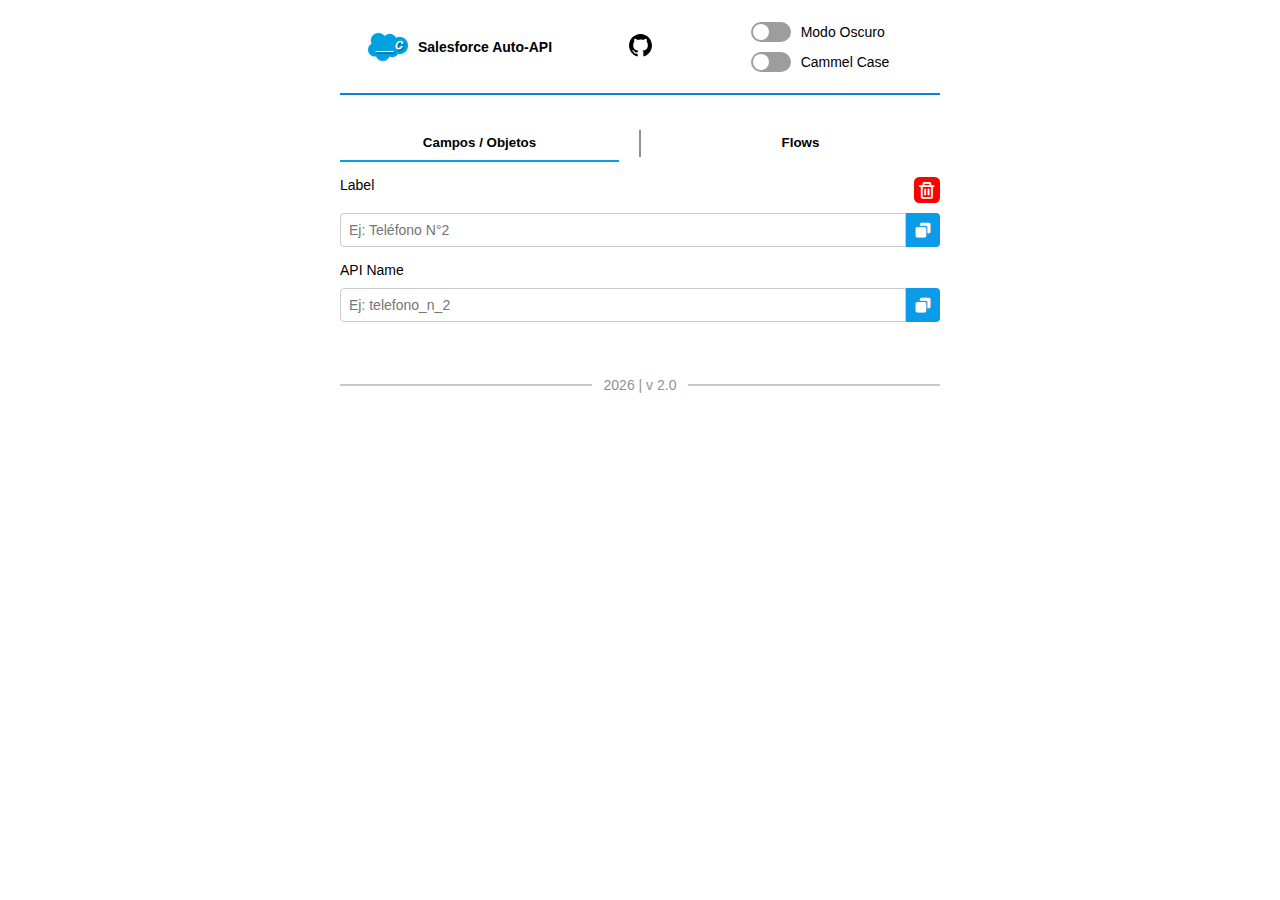
<file: index.html>
<!DOCTYPE html>
<html>
<head>
  <meta charset="UTF-8">

  <title>Probar API Name</title>
  <link rel="stylesheet" href="popup/popup.css">
  <link rel="stylesheet" href="popup/flows/flows.css">
  <link rel="icon" href="imgs/icon_logo.png">
  <link href='https://unpkg.com/boxicons@2.1.4/css/boxicons.min.css' rel='stylesheet'>
  <link href="https://cdn.jsdelivr.net/npm/bootstrap-icons@1.10.5/font/bootstrap-icons.css" rel="stylesheet">
</head>


<body class="dark-mode">
  <div class="header">
    <a class="container_logo" href="https://salesforce-extension.vercel.app" target="_blank">
      <img src="imgs/icon_logo.png" alt="extension_logo" title="Salesforce Auto-API">
      <h4>Salesforce Auto-API</h4>
    </a>
    <a href="https://github.com/JulianKer" target="_blank" class="gh" title="JulianKer - Github">
      <svg height="32" aria-hidden="true" viewBox="0 0 24 24" version="1.1" width="24" data-view-component="true" class="octicon octicon-mark-github v-align-middle">
        <path d="M12 1C5.923 1 1 5.923 1 12c0 4.867 3.149 8.979 7.521 10.436.55.096.756-.233.756-.522 0-.262-.013-1.128-.013-2.049-2.764.509-3.479-.674-3.699-1.292-.124-.317-.66-1.293-1.127-1.554-.385-.207-.936-.715-.014-.729.866-.014 1.485.797 1.691 1.128.99 1.663 2.571 1.196 3.204.907.096-.715.385-1.196.701-1.471-2.448-.275-5.005-1.224-5.005-5.432 0-1.196.426-2.186 1.128-2.956-.111-.275-.496-1.402.11-2.915 0 0 .921-.288 3.024 1.128a10.193 10.193 0 0 1 2.75-.371c.936 0 1.871.123 2.75.371 2.104-1.43 3.025-1.128 3.025-1.128.605 1.513.221 2.64.111 2.915.701.77 1.127 1.747 1.127 2.956 0 4.222-2.571 5.157-5.019 5.432.399.344.743 1.004.743 2.035 0 1.471-.014 2.654-.014 3.025 0 .289.206.632.756.522C19.851 20.979 23 16.854 23 12c0-6.077-4.922-11-11-11Z"></path>
      </svg>
    </a>
    

    <div class="container_of_toggles">
      <div class="toggle-container">
        <label class="togglelabel">
          <input type="checkbox" id="darkToggle" checked />
          <span class="toggle-slider"></span> Modo Oscuro
        </label>
      </div>
  
      <div class="toggle-container center">
        <label class="togglelabel">
          <input type="checkbox" id="camelToggle" checked />
          <span class="toggle-slider-camel"></span> 
          Cammel Case
        </label>
      </div>
    </div>
  </div>

  <div class="tabs">
    <button class="tab-button active" data-tab="campos">Campos / Objetos</button>
    <div class="separador"></div>
    <button class="tab-button" data-tab="flows">Flows</button>
  </div>


  <!------------------------------ CAMPOS / OBJETOS ----------------------------------------------------->
  <div class="tab-content active" id="campos">
    <div class="container1y2">
      <div class="container1">
        <div class="containerLabelAndTrash">
          <label for="labelInput" class="labelinput">Label</label>
          <div class="containerTrash"><i class='bx  bx-trash' title="Borrar todo." id="trash"></i></div>
        </div>
        
        <div class="copy-wrapper">
          <input type="search" id="labelInput" placeholder="Ej: Teléfono N°2" />
          <button id="copyBtnLabel" title="Copiar al portapapeles">
            <i class="bx bxs-copy"></i>
          </button>
        </div>
      </div>


      <div class="container2">
        <label for="output" class="resultado">API Name</label>
        <div class="copy-wrapper">
          <input type="search" id="output" placeholder="Ej: telefono_n_2" readonly />
          <button id="copyBtnOutput" title="Copiar al portapapeles">
            <i class="bx bxs-copy"></i>
          </button>
        </div>
      </div>
    </div>
  </div>

  <!------------------------------------------------------------------------------------------------------------------>
  
  
  
  <!------------------------------------------  FLOWS--------------------------------------------------------------->
    <div class="tab-content" id="flows">
      <div class="flows-section">
        <label for="colorSelect">Tipo de Flow:</label>
        <select id="colorSelect">
          <option value="">-- None --</option>
          <option value="record_triggered_flows">Record-Triggered Flow</option>
          <option value="screen_flows">Screen Flow</option>
          <option value="autolaunched_flows">Autolaunched Flow</option>
          <option value="schedule_triggered_flows">Schedule-Triggered Flow</option>
        </select>
      </div>
      

      <!-- ---------------- RECORD TRIGGERED FLOWS ------------------------------------------------------------->
      <div id="record_triggered_flows" class="color-box record_triggered_flows hidden">
          <label for="objeto">Objeto:</label>
          <input type="text" id="objeto" name="objeto" placeholder="Ej: Account" />

          <div class="contenedor_opt_trigg">
            <div class="trgg_rtf">
              <label for="trigger">Trigger:</label>
              <select id="trigger" name="trigger">
                <option value="created">Created</option>
                <option value="updated">Updated</option>
                <option value="created_or_updated">Created or Updated</option>
                <option value="deleted">Deleted</option>
              </select>
            </div>
  
            <div class="opt_rtf">
              <label for="optimizacion">Optimización:</label>
              <select id="optimizacion" name="optimizacion">
                <option value="actions_and_related_records">Actions and Related Records</option>
                <option value="fast_field_updates">Fast Field Updates</option>
              </select>
            </div>
          </div>

          <label for="accion">Acción:</label>
          <input type="text" id="accion" name="accion" placeholder="Ej: Update status"/>

          <fieldset id="tipoEjecucion">
              <legend>Tipo de Ejecución:</legend>
              <div class="fieldset-labels">
                <label for="syn-rtf">Síncrono</label>
                <label for="asyn-rtf">Asíncrono</label>
                <label for="sch-rtf">Programado</label>
              </div> 
              
              <div class="fieldset-labels">
                <input type="checkbox" name="tipoEjecucion" id="syn-rtf" value="syn" />
                <input type="checkbox" name="tipoEjecucion" id="asyn-rtf" value="asy" />
                <input type="checkbox" name="tipoEjecucion" id="sch-rtf" value="sch" />
              </div>
          </fieldset>

          <div class="separador-horizontal"></div>

          <div class="cont-resultado-rtf">
            <label for="label">Label:</label>
            <div>
              <input type="text" id="label" name="label" readonly />
              <button id="copyBtnOutputLabelRTF" title="Copiar al portapapeles">
                <i class="bx bxs-copy"></i>
              </button>
            </div>
          </div>

          <div class="cont-resultado-rtf">
            <label for="apiName">API Name:</label>
            <div>
              <input type="text" id="apiName" name="apiName" readonly />
              <button id="copyBtnOutputApiRTF" title="Copiar al portapapeles">
                  <i class="bx bxs-copy"></i>
              </button>
            </div>
          </div>
      </div>

      <!-- --------------------------------------- ------------------------------------------------------------->



      <!-- ---------------------------- SCREENFLOWS ------------------------------------------------------------->
      <div id="screen_flows" class="color-box screen_flows hidden">
          <label for="objeto_scf">Objeto:</label>
          <input type="text" id="objeto_scf" name="objeto_scf" placeholder="Ej: File" />

          <label for="accion_scf">Acción:</label>
          <input type="text" id="accion_scf" name="accion_scf" placeholder="Ej: Show Id" />

          <div class="separador-horizontal"></div>

          <div class="cont-resultado-rtf">
            <label for="label_scf">Label:</label>
            <div>
              <input type="text" id="label_scf" name="label_scf" readonly />
              <button id="copyBtnOutputLabelSCF" title="Copiar al portapapeles">
                <i class="bx bxs-copy"></i>
              </button>
            </div>
          </div>

          <div class="cont-resultado-rtf">
            <label for="apiName_scf">API Name:</label>
            <div>
              <input type="text" id="apiName_scf" name="apiName_scf" readonly />
              <button id="copyBtnOutputApiSCF" title="Copiar al portapapeles">
                <i class="bx bxs-copy"></i>
              </button>
            </div>
          </div>
      </div>
      <!-- --------------------------------------- ------------------------------------------------------------->




      <!-- ----------------------------------- AUTOLAUNCHED  ------------------------------------------------------------->
      <div id="autolaunched_flows" class="color-box autolaunched_flows hidden">
          <label for="accion_alf">Acción:</label>
          <input type="text" id="accion_alf" placeholder="Ej: Send Email"/>

          <label for="descripcion_alf">Descripción Inputs y Outputs:</label>
          <input type="text" id="descripcion_alf" placeholder="Ej: Email address and CaseId"/>

          <fieldset id="invocadores_alf">
            <legend>Invocadores:</legend>
            <div class="fieldset-labels">
              <label><input type="checkbox" value="F" /> Flow</label>
              <label><input type="checkbox" value="A" /> Apex</label>
              <label><input type="checkbox" value="R" /> REST API</label>
              <label><input type="checkbox" value="EB" /> Einstein Bot</label>
              <label><input type="checkbox" value="M" /> Milestones</label>
            </div>
          </fieldset>

          <div class="separador-horizontal"></div>

          <div class="cont-resultado-rtf">
            <label for="label_alf">Label:</label>
            <div>
              <input type="text" id="label_alf" readonly />
              <button id="copyBtnOutputLabelALF" title="Copiar al portapapeles">
                <i class="bx bxs-copy"></i>
              </button>
            </div>
          </div>

          <div class="cont-resultado-rtf">
            <label for="apiName_alf">API Name:</label>
            <div>
              <input type="text" id="apiName_alf" readonly />
              <button id="copyBtnOutputApiALF" title="Copiar al portapapeles">
                <i class="bx bxs-copy"></i>
              </button>
            </div>
          </div>
      </div>
      <!-- --------------------------------------- ------------------------------------------------------------->



      <!-- --------------------------SCHEDULE TRIGGERED FLOWS---------------------------------------------------->
        <div id="schedule_triggered_flows" class="color-box schedule_triggered_flows hidden">
          <div class="cont-campo">
            <label for="inputAccionSTF">Objeto / Proceso:</label>
            <input type="text" id="inputAccionSTF" placeholder="Ej: Case"/>
          </div>

          <div class="contenedor_opt_trigg cont-frecuencia_y_horario">
            <div class="cont-campo trgg_rtf">
              <label for="selectFrecuenciaSTF">Frecuencia:</label>
              <select id="selectFrecuenciaSTF">
                <option value="O">Once</option>
                <option value="D">Daily</option>
                <option value="W">Weekly</option>
              </select>
            </div>
  
            <div class="cont-campo opt_rtf">
              <label for="selectHorarioSTF">Horario:</label>
              <select id="selectHorarioSTF">
                <!--pongo los valores con js pq son bastantes xd-->
              </select>
            </div>
          </div>

          <div class="cont-campo">
            <label for="inputDescripcionSTF">Descripción:</label>
            <input type="text" id="inputDescripcionSTF" placeholder="Ej: Update Status" />
          </div>

          <div class="separador-horizontal"></div>

          <div class="cont-resultado-rtf">
            <label for="labelSTF">Label:</label>
            <div>
              <input type="text" id="labelSTF" name="labelSTF" readonly />
              <button id="copyBtnOutputLabelSTF" title="Copiar al portapapeles">
                <i class="bx bxs-copy"></i>
              </button>
            </div>
          </div>

          <div class="cont-resultado-rtf">
            <label for="apiNameSTF">API Name:</label>
            <div>
              <input type="text" id="apiNameSTF" name="apiNameSTF" readonly />
              <button id="copyBtnOutputApiSTF" title="Copiar al portapapeles">
                <i class="bx bxs-copy"></i>
              </button>
            </div>
          </div>
        </div>

      <!-- --------------------------------------- ------------------------------------------------------------->
  </div>


  <footer class="footer">
    <span class="footer-text">
      <span id="year"></span> | v <span id="version"></span>
    </span>
  </footer>


  <script>
    document.getElementById("year").textContent = new Date().getFullYear();
  </script>
  <script type="module" src="popup/popup.js"></script>
  <script type="module" src="popup/flows/flows.js"></script>
</body>

</html>
</file>
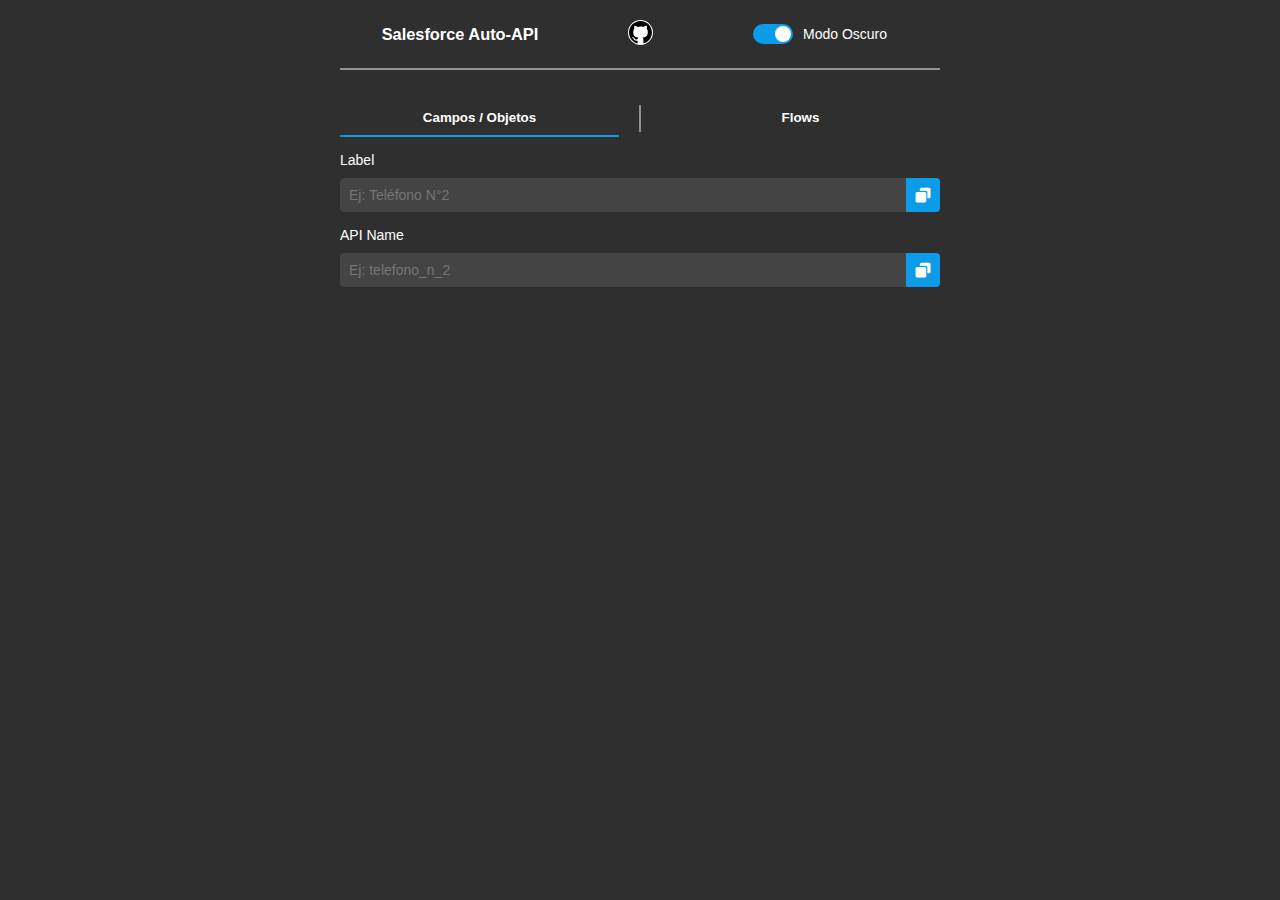
<file: popup/popup.html>
<!DOCTYPE html>
<html>
<head>
  <meta charset="UTF-8">

  <title>Probar API Name</title>
  <link rel="stylesheet" href="popup.css">
  <link rel="stylesheet" href="flows/flows.css">

  <link href='https://unpkg.com/boxicons@2.1.4/css/boxicons.min.css' rel='stylesheet'>
  <link href="https://cdn.jsdelivr.net/npm/bootstrap-icons@1.10.5/font/bootstrap-icons.css" rel="stylesheet">
</head>


<body class="dark-mode">
  <div class="header">
    <h3>Salesforce Auto-API</h3>
    <a href="https://github.com/JulianKer" target="_blank" class="gh">
      <svg height="32" aria-hidden="true" viewBox="0 0 24 24" version="1.1" width="24" data-view-component="true" class="octicon octicon-mark-github v-align-middle">
        <path d="M12 1C5.923 1 1 5.923 1 12c0 4.867 3.149 8.979 7.521 10.436.55.096.756-.233.756-.522 0-.262-.013-1.128-.013-2.049-2.764.509-3.479-.674-3.699-1.292-.124-.317-.66-1.293-1.127-1.554-.385-.207-.936-.715-.014-.729.866-.014 1.485.797 1.691 1.128.99 1.663 2.571 1.196 3.204.907.096-.715.385-1.196.701-1.471-2.448-.275-5.005-1.224-5.005-5.432 0-1.196.426-2.186 1.128-2.956-.111-.275-.496-1.402.11-2.915 0 0 .921-.288 3.024 1.128a10.193 10.193 0 0 1 2.75-.371c.936 0 1.871.123 2.75.371 2.104-1.43 3.025-1.128 3.025-1.128.605 1.513.221 2.64.111 2.915.701.77 1.127 1.747 1.127 2.956 0 4.222-2.571 5.157-5.019 5.432.399.344.743 1.004.743 2.035 0 1.471-.014 2.654-.014 3.025 0 .289.206.632.756.522C19.851 20.979 23 16.854 23 12c0-6.077-4.922-11-11-11Z"></path>
      </svg>
    </a>
    
    <div class="toggle-container">
      <label class="togglelabel">
        <input type="checkbox" id="darkToggle" checked />
        <span class="toggle-slider"></span> Modo Oscuro
      </label>
    </div>
  </div>

  <div class="tabs">
    <button class="tab-button active" data-tab="campos">Campos / Objetos</button>
    <div class="separador"></div>
    <button class="tab-button" data-tab="flows">Flows</button>
  </div>


  <!------------------------------ CAMPOS / OBJETOS ----------------------------------------------------->
  <div class="tab-content active" id="campos">
    <div class="container1y2">
      <div class="container1">
        <label for="labelInput" class="labelinput">Label</label>
        <div class="copy-wrapper">
          <input type="search" id="labelInput" placeholder="Ej: Teléfono N°2" />
          <button id="copyBtnLabel" title="Copiar al portapapeles">
            <i class="bx bxs-copy"></i>
          </button>
        </div>
      </div>


      <div class="container2">
        <label for="output" class="resultado">API Name</label>
        <div class="copy-wrapper">
          <input type="search" id="output" placeholder="Ej: telefono_n_2" readonly />
          <button id="copyBtnOutput" title="Copiar al portapapeles">
            <i class="bx bxs-copy"></i>
          </button>
        </div>
      </div>
    </div>
  </div>

  <!------------------------------------------------------------------------------------------------------------------>
  
  
  
  <!------------------------------------------  FLOWS--------------------------------------------------------------->
    <div class="tab-content" id="flows">
      <div class="flows-section">
        <label for="colorSelect">Tipo de Flow:</label>
        <select id="colorSelect">
          <option value="">-- None --</option>
          <option value="record_triggered_flows">Record-Triggered Flow</option>
          <option value="screen_flows">Screen Flow</option>
          <option value="autolaunched_flows">Autolaunched Flow</option>
          <option value="schedule_triggered_flows">Schedule-Triggered Flow</option>
        </select>
      </div>
      

      <!-- ---------------- RECORD TRIGGERED FLOWS ------------------------------------------------------------->
      <div id="record_triggered_flows" class="color-box record_triggered_flows hidden">
          <label for="objeto">Objeto:</label>
          <input type="text" id="objeto" name="objeto" placeholder="Ej: Account" />

          <div class="contenedor_opt_trigg">
            <div class="trgg_rtf">
              <label for="trigger">Trigger:</label>
              <select id="trigger" name="trigger">
                <option value="created">Created</option>
                <option value="updated">Updated</option>
                <option value="created_or_updated">Created or Updated</option>
                <option value="deleted">Deleted</option>
              </select>
            </div>
  
            <div class="opt_rtf">
              <label for="optimizacion">Optimización:</label>
              <select id="optimizacion" name="optimizacion">
                <option value="actions_and_related_records">Actions and Related Records</option>
                <option value="fast_field_updates">Fast Field Updates</option>
              </select>
            </div>
          </div>

          <label for="accion">Acción:</label>
          <input type="text" id="accion" name="accion" placeholder="Ej: Update status"/>

          <fieldset id="tipoEjecucion">
              <legend>Tipo de Ejecución:</legend>
              <div class="fieldset-labels">
                <label for="syn-rtf">Síncrono</label>
                <label for="asyn-rtf">Asíncrono</label>
                <label for="sch-rtf">Programado</label>
              </div> 
              
              <div class="fieldset-labels">
                <input type="checkbox" name="tipoEjecucion" id="syn-rtf" value="syn" />
                <input type="checkbox" name="tipoEjecucion" id="asyn-rtf" value="asy" />
                <input type="checkbox" name="tipoEjecucion" id="sch-rtf" value="sch" />
              </div>
          </fieldset>

          <div class="separador-horizontal"></div>

          <div class="cont-resultado-rtf">
            <label for="label">Label:</label>
            <div>
              <input type="text" id="label" name="label" readonly />
              <button id="copyBtnOutputLabelRTF" title="Copiar al portapapeles">
                <i class="bx bxs-copy"></i>
              </button>
            </div>
          </div>

          <div class="cont-resultado-rtf">
            <label for="apiName">API Name:</label>
            <div>
              <input type="text" id="apiName" name="apiName" readonly />
              <button id="copyBtnOutputApiRTF" title="Copiar al portapapeles">
                  <i class="bx bxs-copy"></i>
              </button>
            </div>
          </div>
      </div>

      <!-- --------------------------------------- ------------------------------------------------------------->



      <!-- ---------------------------- SCREENFLOWS ------------------------------------------------------------->
      <div id="screen_flows" class="color-box screen_flows hidden">
          <label for="objeto_scf">Objeto:</label>
          <input type="text" id="objeto_scf" name="objeto_scf" placeholder="Ej: File" />

          <label for="accion_scf">Acción:</label>
          <input type="text" id="accion_scf" name="accion_scf" placeholder="Ej: Show Id" />

          <div class="separador-horizontal"></div>

          <div class="cont-resultado-rtf">
            <label for="label_scf">Label:</label>
            <div>
              <input type="text" id="label_scf" name="label_scf" readonly />
              <button id="copyBtnOutputLabelSCF" title="Copiar al portapapeles">
                <i class="bx bxs-copy"></i>
              </button>
            </div>
          </div>

          <div class="cont-resultado-rtf">
            <label for="apiName_scf">API Name:</label>
            <div>
              <input type="text" id="apiName_scf" name="apiName_scf" readonly />
              <button id="copyBtnOutputApiSCF" title="Copiar al portapapeles">
                <i class="bx bxs-copy"></i>
              </button>
            </div>
          </div>
      </div>
      <!-- --------------------------------------- ------------------------------------------------------------->




      <!-- ----------------------------------- AUTOLAUNCHED  ------------------------------------------------------------->
      <div id="autolaunched_flows" class="color-box autolaunched_flows hidden">
          <label for="accion_alf">Acción:</label>
          <input type="text" id="accion_alf" placeholder="Ej: Send Email"/>

          <label for="descripcion_alf">Descripción Inputs y Outputs:</label>
          <input type="text" id="descripcion_alf" placeholder="Ej: Email address and CaseId"/>

          <fieldset id="invocadores_alf">
            <legend>Invocadores:</legend>
            <div class="fieldset-labels">
              <label><input type="checkbox" value="F" /> Flow</label>
              <label><input type="checkbox" value="A" /> Apex</label>
              <label><input type="checkbox" value="R" /> REST API</label>
              <label><input type="checkbox" value="EB" /> Einstein Bot</label>
              <label><input type="checkbox" value="M" /> Milestones</label>
            </div>
          </fieldset>

          <div class="separador-horizontal"></div>

          <div class="cont-resultado-rtf">
            <label for="label_alf">Label:</label>
            <div>
              <input type="text" id="label_alf" readonly />
              <button id="copyBtnOutputLabelALF" title="Copiar al portapapeles">
                <i class="bx bxs-copy"></i>
              </button>
            </div>
          </div>

          <div class="cont-resultado-rtf">
            <label for="apiName_alf">API Name:</label>
            <div>
              <input type="text" id="apiName_alf" readonly />
              <button id="copyBtnOutputApiALF" title="Copiar al portapapeles">
                <i class="bx bxs-copy"></i>
              </button>
            </div>
          </div>
      </div>
      <!-- --------------------------------------- ------------------------------------------------------------->



      <!-- --------------------------SCHEDULE TRIGGERED FLOWS---------------------------------------------------->
        <div id="schedule_triggered_flows" class="color-box schedule_triggered_flows hidden">
          <div class="cont-campo">
            <label for="inputAccionSTF">Objeto / Proceso:</label>
            <input type="text" id="inputAccionSTF" />
          </div>

          <div class="contenedor_opt_trigg cont-frecuencia_y_horario">
            <div class="cont-campo trgg_rtf">
              <label for="selectFrecuenciaSTF">Frecuencia:</label>
              <select id="selectFrecuenciaSTF">
                <option value="O">Once</option>
                <option value="D">Daily</option>
                <option value="W">Weekly</option>
              </select>
            </div>
  
            <div class="cont-campo opt_rtf">
              <label for="selectHorarioSTF">Horario:</label>
              <select id="selectHorarioSTF">
                <!--pongo los valores con js pq son bastantes xd-->
              </select>
            </div>
          </div>

          <div class="cont-campo">
            <label for="inputDescripcionSTF">Descripción:</label>
            <input type="text" id="inputDescripcionSTF" />
          </div>

          <div class="separador-horizontal"></div>

          <div class="cont-resultado-rtf">
            <label for="labelSTF">Label:</label>
            <div>
              <input type="text" id="labelSTF" name="labelSTF" readonly />
              <button id="copyBtnOutputLabelSTF" title="Copiar al portapapeles">
                <i class="bx bxs-copy"></i>
              </button>
            </div>
          </div>

          <div class="cont-resultado-rtf">
            <label for="apiNameSTF">API Name:</label>
            <div>
              <input type="text" id="apiNameSTF" name="apiNameSTF" readonly />
              <button id="copyBtnOutputApiSTF" title="Copiar al portapapeles">
                <i class="bx bxs-copy"></i>
              </button>
            </div>
          </div>
        </div>

      <!-- --------------------------------------- ------------------------------------------------------------->
  </div>

  <script type="module" src="popup.js"></script>
  <script type="module" src="flows/flows.js"></script>
</body>

</html>
</file>
<file: popup/popup.css>
::-webkit-scrollbar {
    width: 7px;
    background-color: transparent;
}

::-webkit-scrollbar-thumb {
    background-color: #444;/*EEB913  404040*/
}

::-webkit-scrollbar-track {
    background-color: transparent;
}

body {
  background-color: white;
  color: #222;
  font-family: Arial, sans-serif;
  padding: 20px;
  transition: background-color 0.3s ease, color 0.3s ease;
  min-width: 500px;
  max-width: 600px;
  font-size: 14px !important;
  margin: auto;
  padding-top: 0;
}

body select:focus,
body.dark-mode select,
body.dark-mode select:focus{
  border: 0 !important;
  outline: 0 !important;
}

.header{
  display: flex;
  justify-content: space-between;
  align-items: center;
  display: grid;
  grid-template-columns: 2fr 1fr 2fr;
  justify-items: center;
  margin-bottom: 30px;
  padding: 20px 0 ;
  border-bottom: #0883d1 solid 2px;
  position: sticky;
  z-index: 200;
  top: 0px;
  background-color: #fff;
}

h3 {
  margin-top: 0;
  text-align: center;
  margin-bottom: 0;
}

.container_logo{
  display: flex;
  align-items: center;
  gap: 10px;
  text-decoration: none;
  color: #000;

  & >img{
    width: 40px;
  }

  > h4{
    transition: all .3s;
  }
}

.container_logo:hover > h4{
    transform: translateX(5px);
    text-decoration: underline;
}

.gh svg{
  transition: all .5s;
  background-color: #fff;
  border-radius: 100%;
  width: 25px;
  height: 25px;
}


.gh svg:hover{
  transform: rotate(360deg) scale(1.3);
}
input[type="text"], input[type="search"]  {
  width: 100%;
  padding: 8px;
  margin-bottom: 15px;
  margin-top: 10px;
  border: 1px solid #ccc;
  border-radius: 4px;
  font-size: 14px;
  box-sizing: border-box;
  transition: border-color 0.3s ease;
}

input[type="text"]:focus, input[type="search"]:focus {
  border-color: #0B9BE8;
  outline: none;
}

#output, #labelInput{
  border-top-right-radius: 0;
  border-bottom-right-radius: 0;
}


button#formatBtn {
  background-color: #0B9BE8;
  color: white;
  border: none;
  padding: 10px 15px;
  font-size: 16px;
  border-radius: 4px;
  cursor: pointer;
  width: 100%;
  transition: background-color 0.3s ease;
}

button#formatBtn:hover {
  background-color: #0883d1;
}


.container_of_toggles{
  display: flex;
  flex-direction: column;
  gap: 10px;
}

.toggle-container {
  display: flex;
  align-items: center;
  gap: 10px;
  user-select: none;
  font-size: 14px;
  color: #444;
}

.toggle-container input[type="checkbox"] {
  display: none;
}

.toggle-slider {
  position: relative;
  width: 40px;
  height: 20px;
  background-color: #9d9d9d;
  border-radius: 12px;
  transition: background-color 0.3s ease;
  cursor: pointer;
}

.toggle-slider::before {
  content: "";
  position: absolute;
  top: 2px;
  left: 2px;
  width: 16px;
  height: 16px;
  background-color: white;
  border-radius: 50%;
  transition: transform 0.3s ease;
}

.toggle-container input[type="checkbox"]:checked + .toggle-slider {
  background-color: #0B9BE8;
}

.toggle-container input[type="checkbox"]:checked + .toggle-slider::before {
  transform: translateX(20px);
}



/*--------------------- toggle de snake case o camel case -----------*/
.toggle-slider-camel {
  position: relative;
  width: 40px;
  height: 20px;
  background-color: #9d9d9d;
  border-radius: 12px;
  transition: background-color 0.3s ease;
  cursor: pointer;
}

.toggle-slider-camel::before {
  content: "";
  position: absolute;
  top: 2px;
  left: 2px;
  width: 16px;
  height: 16px;
  background-color: rgb(255, 255, 255);
  border-radius: 50%;
  transition: transform 0.3s ease;
}

.toggle-container input[type="checkbox"]:checked + .toggle-slider-camel {
  background-color: #0B9BE8;
}

.toggle-container input[type="checkbox"]:checked + .toggle-slider-camel::before {
  transform: translateX(20px);
}



/*_-----------------------------------------------------------------*/

body.dark-mode {
  background-color: #2f2f2f;
  color: white;
}

body.dark-mode input[type="text"],
body.dark-mode input[type="search"] {
  background-color: #444;
  border: 1px solid #444;
  color: white;
}

body.dark-mode input[type="text"]:focus,
body.dark-mode input[type="search"]:focus {
  border-color: #0B9BE8;
  outline: none;
}

body.dark-mode button#formatBtn {
  background-color: #0B9BE8;
  color: white;
}

body.dark-mode .container_logo{
  color: #fff;
}

body.dark-mode button#formatBtn:hover {
  background-color: #0883d1;
}

body.dark-mode .toggle-container {
  color: #ccc;
}

body.dark-mode .icon-swap{
  color: #ccc;
}

body.dark-mode legend{
  color: #ccc;
}

body.dark-mode .header{
  border-bottom-color: #919191;
  background-color: #2F2F2F;
}

legend{
  color: #000;
}



.togglelabel{
  display: flex;
  gap: 10px;
  justify-content: center;
  align-items: center;
}

.container1y2{
  display: flex;
  flex-direction: column;
  min-width: 100%;
  justify-content: space-between;
  align-items: center;

  & > div {
    min-width: 100%;
  }
}

.containerLabelAndTrash{
  display: flex;
  justify-content: space-between;

  & .containerTrash{
    display: flex;
    justify-content: center;
    align-items: center;
    background-color: red;
    padding: 3px;
    border-radius: 20%;

    & >i{
      font-size: 20px;
      transition: all .2s;
      color: white;
    }

    >i:hover{
      cursor: pointer;
      transform: scale(1.1) rotate(10deg);

    }
  }
}


.icon-swap{
  font-size: 20px; 
  color: #000;
  margin-left: 15px;
  margin-right: 15px;
  margin-top: 12px;
}

#output:hover{
  cursor: default;
}

#output:focus{
  cursor: default;
}
.copy-wrapper {
  display: flex;
  align-items: center;
  
}

.copy-wrapper input {
  flex: 1;
}

button[id^="copyBtn"], button[id^="copyBtnOutput"] {
  background: #0B9BE8;
  border: none;
  color: white;
  padding: 8px;
  border-radius: 4px;
  border-top-left-radius: 0;
  border-bottom-left-radius: 0;
  cursor: pointer;
  font-size: 18px;
  display: flex;
  align-items: center;
  justify-content: center;
  transition: background-color 0.3s ease;
  margin-bottom: 5px;
}

button[id^="copyBtn"]:hover, button[id^="copyBtnOutput"]:hover  {
  background-color: #0883d1;
}

button[id^="copyBtn"] i, button[id^="copyBtnOutput"] i {
  transition: all 0.3s ease;
}



.footer {
  position: relative;
  text-align: center;
  margin: 40px 0;
  transition: background-color 0.3s ease, color 0.3s ease;
}

.footer::before {
  content: "";
  position: absolute;
  top: 50%;
  left: 0;
  width: 100%;
  height: 1px;
  background-color: #919191;
  transform: translateY(-50%);
  z-index: 0;
}

.footer-text {
  position: relative;
  background-color: #fff;
  padding: 0 12px;
  font-size: 14px;
  color: #919191;
  z-index: 1;
  transition: background-color 0.3s ease, color 0.3s ease;
}

body.dark-mode .footer,
body.dark-mode .footer-text{
  background-color: #2F2F2F;
}
















.tabs {
  display: flex;
  margin-bottom: 15px;
}

.tab-button {
  flex: 1;
  padding: 10px;
  cursor: pointer;
  background-color: #eaeaea;
  border: none;
  border-bottom: 2px solid transparent;
  font-weight: bold;
  transition: all 0.3s ease;
  background-color: transparent;
  transition: all .3s;
}

.tab-button:hover{
  border-bottom: 2px solid #0B9BE8;
  transform: translateY(-2px);
}

.tab-button.active {
  border-bottom: 2px solid #0B9BE8;
  background-color: #fff;
}

body.dark-mode .tab-button {
  background-color: transparent;
  color: white;
}

body.dark-mode .tab-button.active {
  background-color: #2f2f2f;
  border-bottom: 2px solid #0B9BE8;
}

body.dark-mode #colorSelect,
body.dark-mode select {
  background-color: #444;
  color: #fff;
}


body.dark-mode .contenedor_opt_trigg .cont-campo select{
  background-color: #444444;
  color: #fff;
}


body label{
  color: #000;
}
body.dark-mode label{
  color: #fff;
}

.tab-content {
  display: none;
}

.tab-content.active {
  display: block;
}

.separador {
  min-height: 100%;
  width: 2px;
  background-color: #919191;
  margin: 5px 20px;
}
</file>
<file: popup/flows/flows.css>
.color-box {
  margin-top: 10px;
  padding: 15px;
  color: white;
  font-weight: bold;
  border-radius: 5px;
}

.record_triggered_flows { background-color: transparent; }
.screen_flows { background-color: transparent; }
.autolaunched_flows { background-color: transparent; }
.schedule_triggered_flows { background-color: transparent; }

.hidden { display: none; }


#colorSelect{          
  background-color: white;    
  color: #333;               
  font-family: 'Segoe UI', sans-serif; 
  font-size: 14px;            
  padding: 8px 8px;
  border: none;                
  border-radius: 8px;          
  cursor: pointer;
  transition: box-shadow 0.3s ease;
  width: 100%;                
  max-width: 200px;  
  box-shadow: 0px 0px 3px #444;   
}

#colorSelect:focus {
  outline: none;
}


.flows-section{
    display: flex;
    flex-direction: column;
    justify-content: center;
    align-items: start;
    gap: 7px;
    margin-top: 10px;
    padding: 15px;
}










#contenidoFlujo label,
.record_triggered_flows label {
  display: block;
  margin-top: 12px;
  font-weight: bold;
  font-family: 'Segoe UI', sans-serif;
}

#contenidoFlujo input,
#contenidoFlujo select,
.record_triggered_flows input,
.record_triggered_flows select {
  width: 100%;
  padding: 8px;
  margin-top: 4px;
  font-size: 15px;
  border-radius: 6px;
  border: 1px solid #ccc;
  box-sizing: border-box;
}

.separador-horizontal{
  height: 2px;
  min-width: 100%;
  background-color: #919191;
  margin: 20px 0px;
}

.contenedor_opt_trigg{
    display: flex;
    justify-content: center;
    align-items: center;
    gap: 10px;
}

.opt_rtf,
.trgg_rtf{
    display: flex;
    flex-direction: column;
    min-width: 50%;
}


.opt_rtf,
.trgg_rtf{
  appearance: none;           
  background-color: transparent;     
  color: #333;                 
  font-family: 'Segoe UI', sans-serif; 
  font-size: 14px;             
  border: none;              
  border-radius: 8px;         
  cursor: pointer;
  transition: box-shadow 0.3s ease;
  width: 100%;                
  max-width: 200px;           
}

.opt_rtf:focus,
.trgg_rtf:focus {
  outline: none;
  box-shadow: 0 0 0 2px #E2E7EA; 
}

#tipoEjecucion{
  border: 1px solid gray;
  padding: 10px;
  border-radius: 5px;
  margin: 10px 0;

  & legend{
    padding: 10px;
  }

  .fieldset-labels{
    display: flex;
    justify-content: space-around;
    align-items: center;
  }

  label{
    margin: 0;
  }
}

.cont-resultado-rtf{

    & > div{
        display: flex;
    }

    #copyBtnOutputLabelRTF,
    #copyBtnOutputApiRTF{
        max-height: 35px;
        margin-top: 4px;
    }

    input{
        border-top-right-radius: 0;
        border-bottom-right-radius: 0;
    }
        
}

#copyBtnOutputLabelSCF,
#copyBtnOutputApiSCF,
#copyBtnOutputApiALF,
#copyBtnOutputLabelALF,
#copyBtnOutputApiSTF,
#copyBtnOutputLabelSTF{
    max-height: 35px;
    margin-top: 10px;
}

#invocadores_alf {
  border: 1px solid gray;
  padding: 10px;
  border-radius: 5px;
  margin-top: 10px;
}

#invocadores_alf .fieldset-labels {
  display: flex;
  justify-content: space-around;
  align-items: center;
}

#invocadores_alf label {
  margin: 0;
}

.cont-frecuencia_y_horario{
    display: grid;
    grid-template-columns: 1fr 1fr;
}
.cont-frecuencia_y_horario .cont-campo{
    font-size: 15px;
    margin-bottom: 20px;

    & select{           
         background-color: white;    
         color: #333;               
         font-family: 'Segoe UI', sans-serif; 
         font-size: 14px;            
         padding: 8px 8px;
         border: none;                
         border-radius: 8px;          
         cursor: pointer;
         transition: box-shadow 0.3s ease;
         border: 1px solid #ccc ;
         min-width: 100% ;
    }
    label{
        margin-bottom: 10px;
    }
}
</file>
